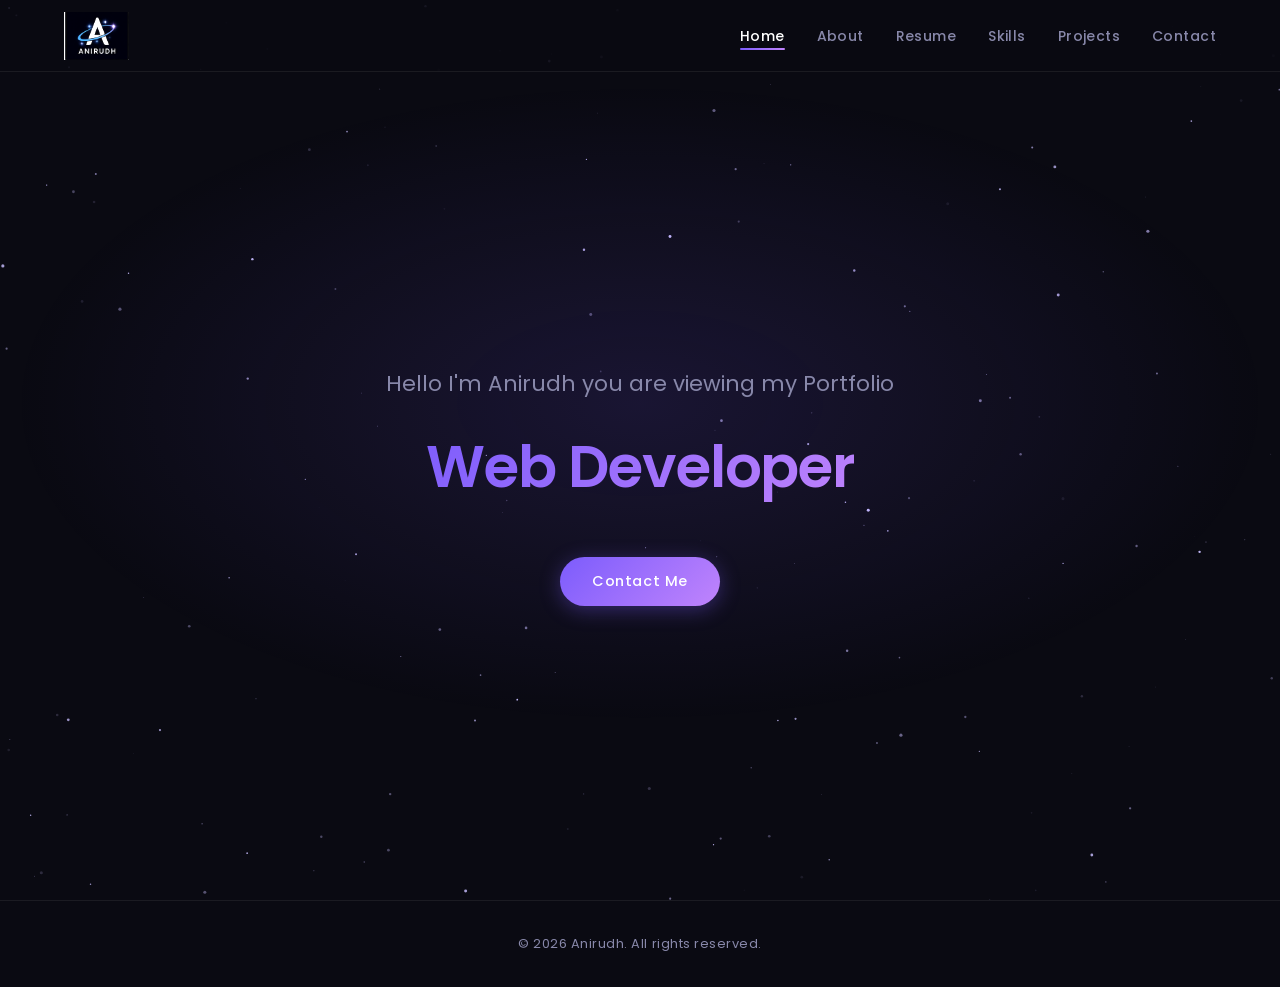
<file: index.html>
<!DOCTYPE html>
<html lang="en">

<head>
    <meta charset="UTF-8">
    <meta name="viewport" content="width=device-width, initial-scale=1.0">
    <meta http-equiv="X-UA-Compatible" content="IE=edge">
    <meta name="description" content="This webpage is a portfolio of anirudh web developer">
    <meta name="author" content="Anirudh">
    <title>Anirudh - Developer</title>
    <link rel="shortcut icon" href="assets/images/logo.ico" type="image/x-icon">
    <link rel="stylesheet" href="assets/css/style.css">
    <link rel="preconnect" href="https://fonts.googleapis.com">
    <link rel="preconnect" href="https://fonts.gstatic.com" crossorigin>
    <link href="https://fonts.googleapis.com/css2?family=Poppins:wght@300;400;500;600&display=swap" rel="stylesheet">
</head>

<body>
    <div class="stars"></div>
    <header>
        <div class="logo"><img src="assets/images/logo.png" alt="top name logo" height="350"></div>
        <nav class="navbar">
            <ul>
                <li><a href="index.html" class="nav-active">Home</a></li>
                <li><a href="about.html">About</a></li>
                <li><a href="resume.html">Resume</a></li>
                <li><a href="skills.html">Skills</a></li>
                <li><a href="projects.html">Projects</a></li>
                <li><a href="contact.html">Contact</a></li>
            </ul>
        </nav>
    </header>
    <main>
        <section class="top-Intro">
            <div class="top-text">
                <p>Hello I'm Anirudh you are viewing my Portfolio</p>
                <a href="https://en.wikipedia.org/wiki/Web_developer" target="_blank">Web Developer</a>
                <br>
                <div class="button-group">
                    <a href="contact.html" class="btn">Contact Me</a>
                </div>
            </div>
        </section>
    </main>
    <footer>
        <p>© 2026 Anirudh. All rights reserved. </p>
    </footer>
    <script src="assets/js/script.js"></script>
</body>

</html>
</file>
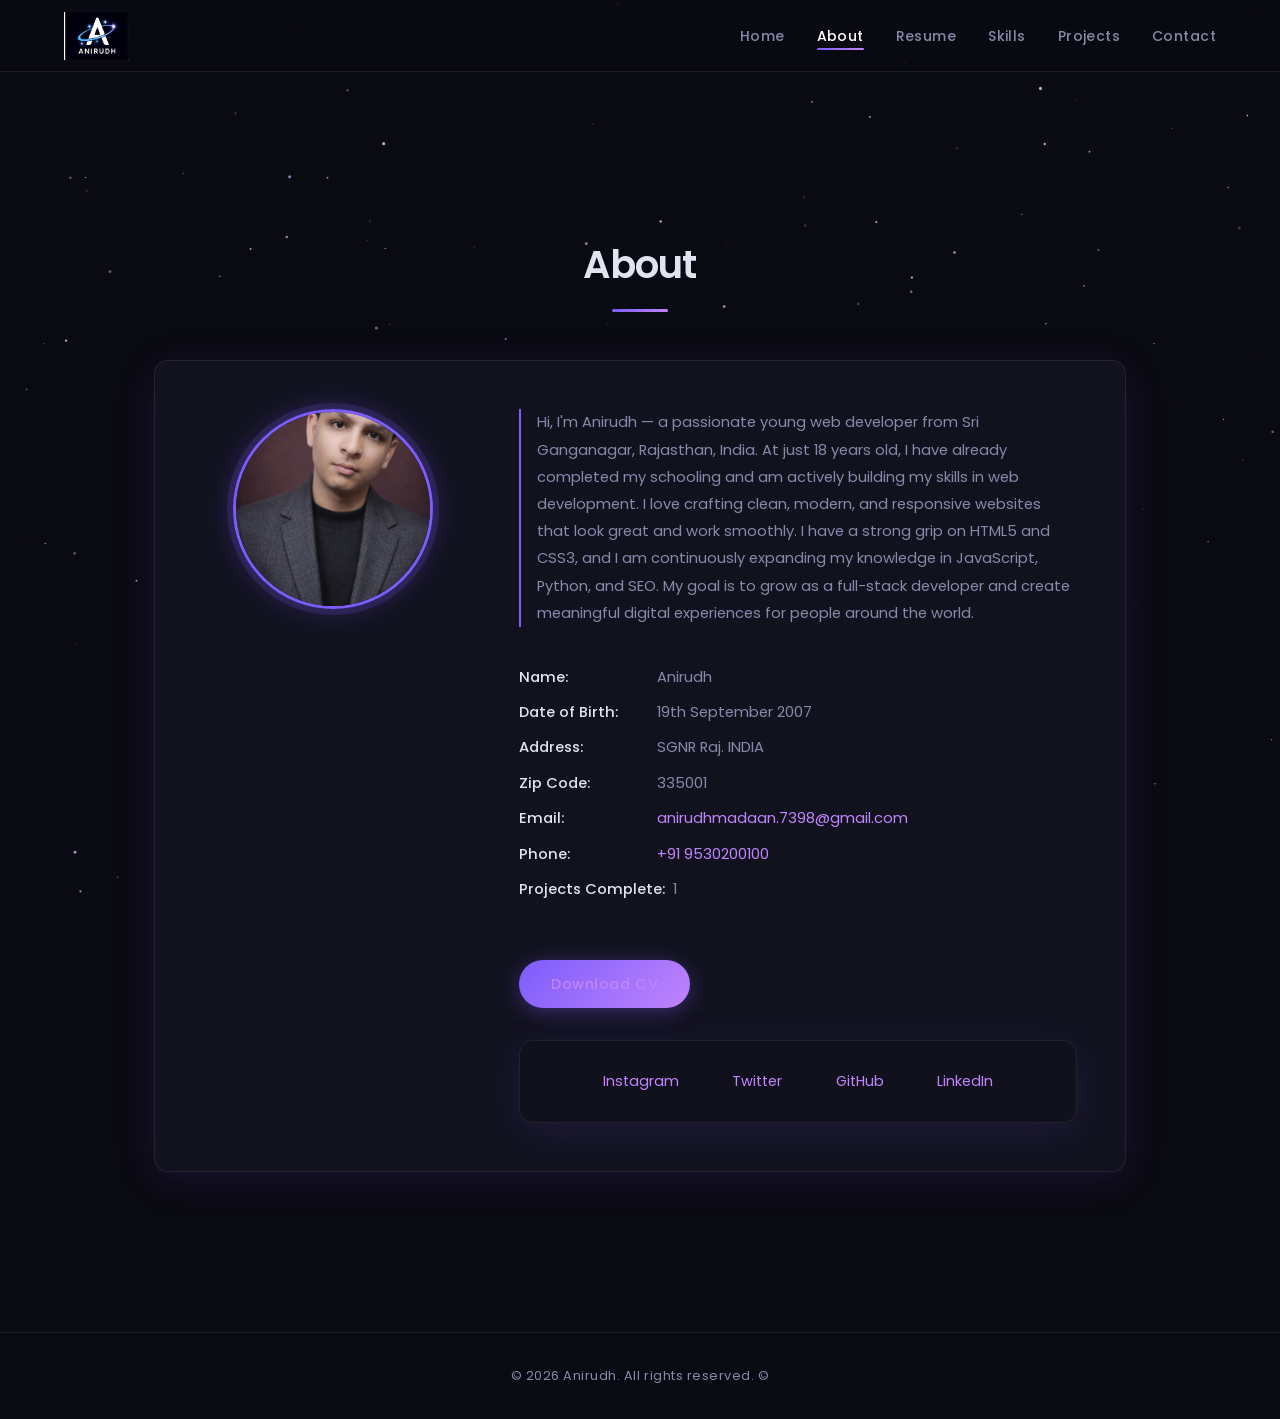
<file: about.html>
<!DOCTYPE html>
<html lang="en">

<head>
    <meta charset="UTF-8">
    <meta http-equiv="X-UA-Compatible" content="IE=edge">
    <meta name="viewport" content="width=device-width, initial-scale=1.0">
    <meta name="description" content="">
    <meta name="author" content="Anirudh">
    <title>About - Anirudh</title>
    <link rel="shortcut icon" href="assets/images/logo.ico" type="image/x-icon">
    <link rel="stylesheet" href="assets/css/style.css">
    <link rel="preconnect" href="https://fonts.googleapis.com">
    <link rel="preconnect" href="https://fonts.gstatic.com" crossorigin>
    <link href="https://fonts.googleapis.com/css2?family=Poppins:wght@300;400;500;600&display=swap" rel="stylesheet">
</head>

<body>
    <div class="stars"></div>
    <header>
        <div class="logo"><img src="assets/images/logo.png" alt="top name logo" height="350"></div>
        <nav class="navbar">
            <ul>
                <li><a href="index.html">Home</a></li>
                <li><a href="about.html" class="nav-active">About</a></li>
                <li><a href="resume.html">Resume</a></li>
                <li><a href="skills.html">Skills</a></li>
                <li><a href="projects.html">Projects</a></li>
                <li><a href="contact.html">Contact</a></li>
            </ul>
        </nav>
    </header>
    <main>
        <section class="about page-section">
            <div class="container">
                <h2>About</h2>
                <div class="about-content">
                    <div class="profile-image">
                        <img src="assets/images/myself.jpeg" alt="Anirudh">
                    </div>
                    <div class="about-details">
                        <p class="about-bio">Hi, I'm Anirudh — a passionate young web developer from Sri Ganganagar,
                            Rajasthan, India. At just 18 years old, I have already completed my schooling and am
                            actively building my skills in web development. I love crafting clean, modern, and
                            responsive websites that look great and work smoothly. I have a strong grip on HTML5 and
                            CSS3, and I am continuously expanding my knowledge in JavaScript, Python, and SEO. My goal
                            is to grow as a full-stack developer and create meaningful digital experiences for people
                            around the world.</p>
                        <br />
                        <p class="about-name"><strong>Name:</strong>Anirudh</p>
                        <p class="about-dob"><strong>Date of Birth:</strong>19th September 2007</p>
                        <p class="about-address"><strong>Address:</strong> SGNR Raj. INDIA</p>
                        <p class="about-zipcode"><strong>Zip Code:</strong>335001</p>
                        <p class="about-email"><strong>Email:</strong><a
                                href="mailto:anirudhmadaan.7398@gmail.com">anirudhmadaan.7398@gmail.com</a></p>
                        <p class="about-phone"><strong>Phone:</strong><a href="tel:+919530200100">+91 9530200100</a></p>
                        <p class="about-projects"><strong>Projects Complete:</strong>1</p>
                        <br />
                        <a href="#" class="btn">Download CV</a>
                        <div class="social-bar">
                            <a href="https://www.instagram.com/anirudh._.1907/" class="social-link"
                                aria-label="Instagram" target="_blank">Instagram</a>
                            <a href="https://x.com/AnirudhM_25" class="social-link" aria-label="Twitter" target="_blank">Twitter</a>
                            <a href="https://github.com/AnirudhMadaan" class="social-link"
                                aria-label="GitHub" target="_blank">GitHub</a>
                            <a href="https://www.linkedin.com/in/anirudh-undefined-219028407/" class="social-link"
                                aria-label="LinkedIn" target="_blank">LinkedIn</a>
                        </div>
                    </div>
                </div>
            </div>
        </section>
    </main>
    <footer>
        <p>© 2026 Anirudh. All rights reserved. &copy;</p>
    </footer>
    <script src="assets/js/script.js"></script>
</body>

</html>
</file>
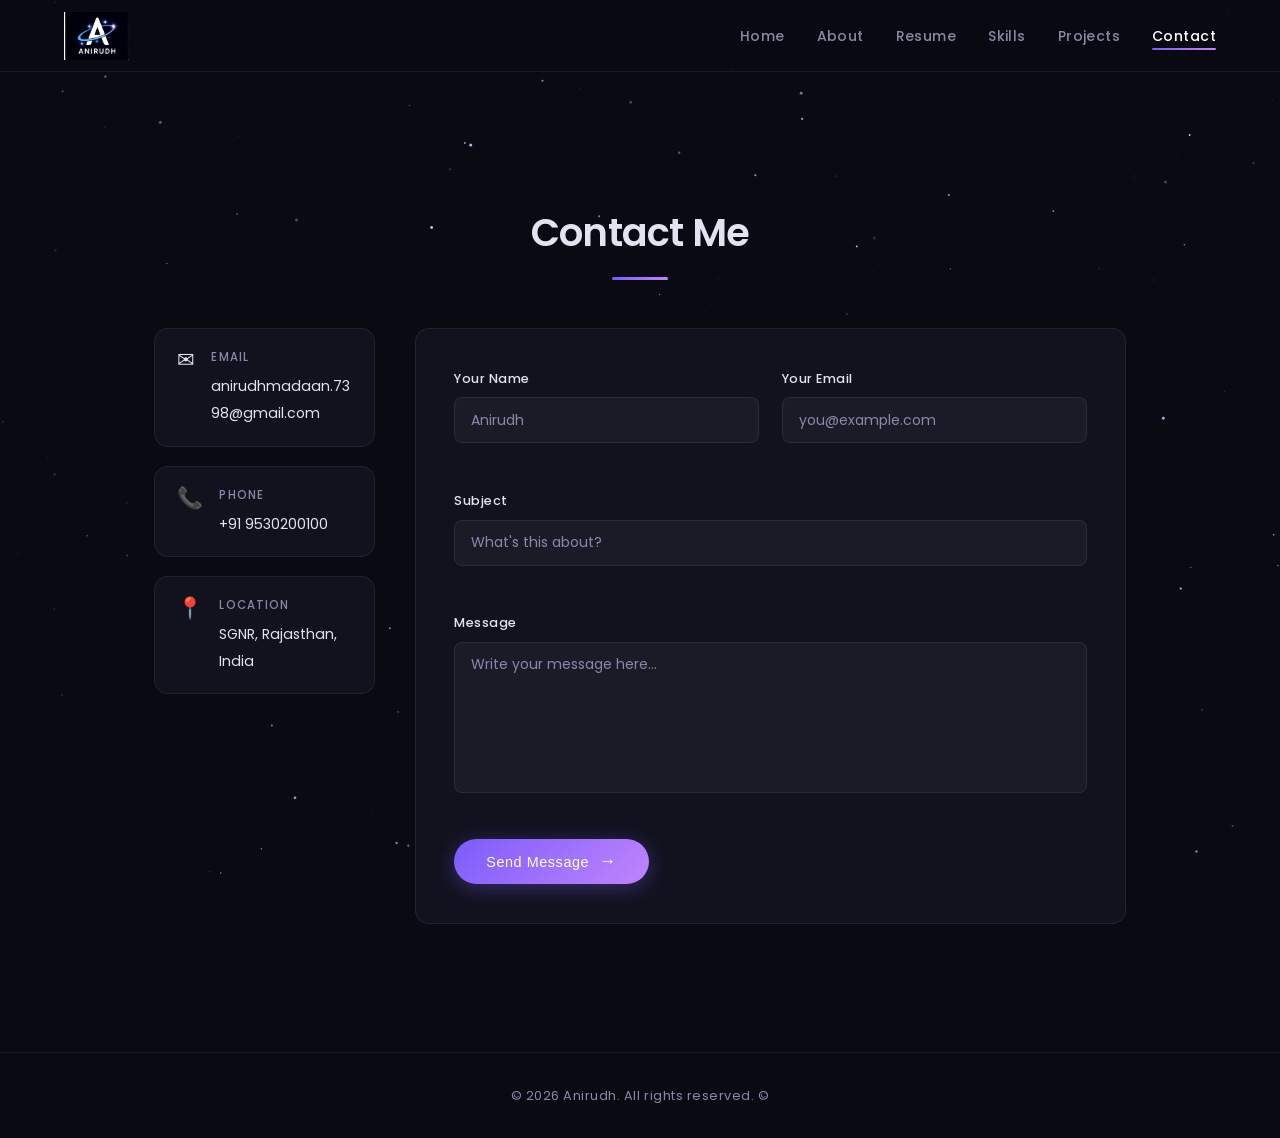
<file: contact.html>
<!DOCTYPE html>
<html lang="en">

<head>
    <meta charset="UTF-8">
    <meta http-equiv="X-UA-Compatible" content="IE=edge">
    <meta name="viewport" content="width=device-width, initial-scale=1.0">
    <meta name="description" content="">
    <meta name="author" content="Anirudh">
    <title>Contact - Anirudh</title>
    <link rel="shortcut icon" href="assets/images/logo.ico" type="image/x-icon">
    <link rel="stylesheet" href="assets/css/style.css">
    <link rel="preconnect" href="https://fonts.googleapis.com">
    <link rel="preconnect" href="https://fonts.gstatic.com" crossorigin>
    <link href="https://fonts.googleapis.com/css2?family=Poppins:wght@300;400;500;600&display=swap" rel="stylesheet">
</head>

<body>
    <div class="stars"></div>
    <header>
        <div class="logo"><img src="assets/images/logo.png" alt="top name logo" height="350"></div>
        <nav class="navbar">
            <ul>
                <li><a href="index.html">Home</a></li>
                <li><a href="about.html">About</a></li>
                <li><a href="resume.html">Resume</a></li>
                <li><a href="skills.html">Skills</a></li>
                <li><a href="projects.html">Projects</a></li>
                <li><a href="contact.html" class="nav-active">Contact</a></li>
            </ul>
        </nav>
    </header>

    <main>
        <section class="contact-section page-section">
            <div class="container">
                <h2>Contact Me</h2>
                <div class="contact-wrapper">

                    <!-- Info cards -->
                    <div class="contact-info">
                        <div class="contact-info-card">
                            <div class="contact-icon">✉</div>
                            <div>
                                <p class="contact-info-label">Email</p>
                                <a href="mailto:anirudhmadaan.7398@gmail.com">anirudhmadaan.7398@gmail.com</a>
                            </div>
                        </div>
                        <div class="contact-info-card">
                            <div class="contact-icon">📞</div>
                            <div>
                                <p class="contact-info-label">Phone</p>
                                <a href="tel:+919530200100">+91 9530200100</a>
                            </div>
                        </div>
                        <div class="contact-info-card">
                            <div class="contact-icon">📍</div>
                            <div>
                                <p class="contact-info-label">Location</p>
                                <span>SGNR, Rajasthan, India</span>
                            </div>
                        </div>
                    </div>

                    <!-- Contact form -->
                    <form class="contact-form" id="contactForm" action="https://formspree.io/f/mzdlezzo" method="POST" novalidate>
                        <div class="form-row">
                            <div class="form-group">
                                <label for="name">Your Name</label>
                                <input type="text" id="name" name="name" placeholder="Anirudh" required>
                                <span class="form-error" id="nameError"></span>
                            </div>
                            <div class="form-group">
                                <label for="email">Your Email</label>
                                <input type="email" id="email" name="email" placeholder="you@example.com" required>
                                <span class="form-error" id="emailError"></span>
                            </div>
                        </div>
                        <div class="form-group">
                            <label for="subject">Subject</label>
                            <input type="text" id="subject" name="subject" placeholder="What's this about?" required>
                            <span class="form-error" id="subjectError"></span>
                        </div>
                        <div class="form-group">
                            <label for="message">Message</label>
                            <textarea id="message" name="message" rows="6" placeholder="Write your message here…" required></textarea>
                            <span class="form-error" id="messageError"></span>
                        </div>
                        <button type="submit" class="btn btn-submit">
                            <span class="btn-text">Send Message</span>
                            <span class="btn-icon">→</span>
                        </button>
                        <p class="form-success" id="formSuccess">Message sent! I'll get back to you soon.</p>
                    </form>

                </div>
            </div>
        </section>
    </main>

    <footer>
        <p>© 2026 Anirudh. All rights reserved. &copy;</p>
    </footer>
    <script src="assets/js/script.js"></script>
</body>

</html>
</file>
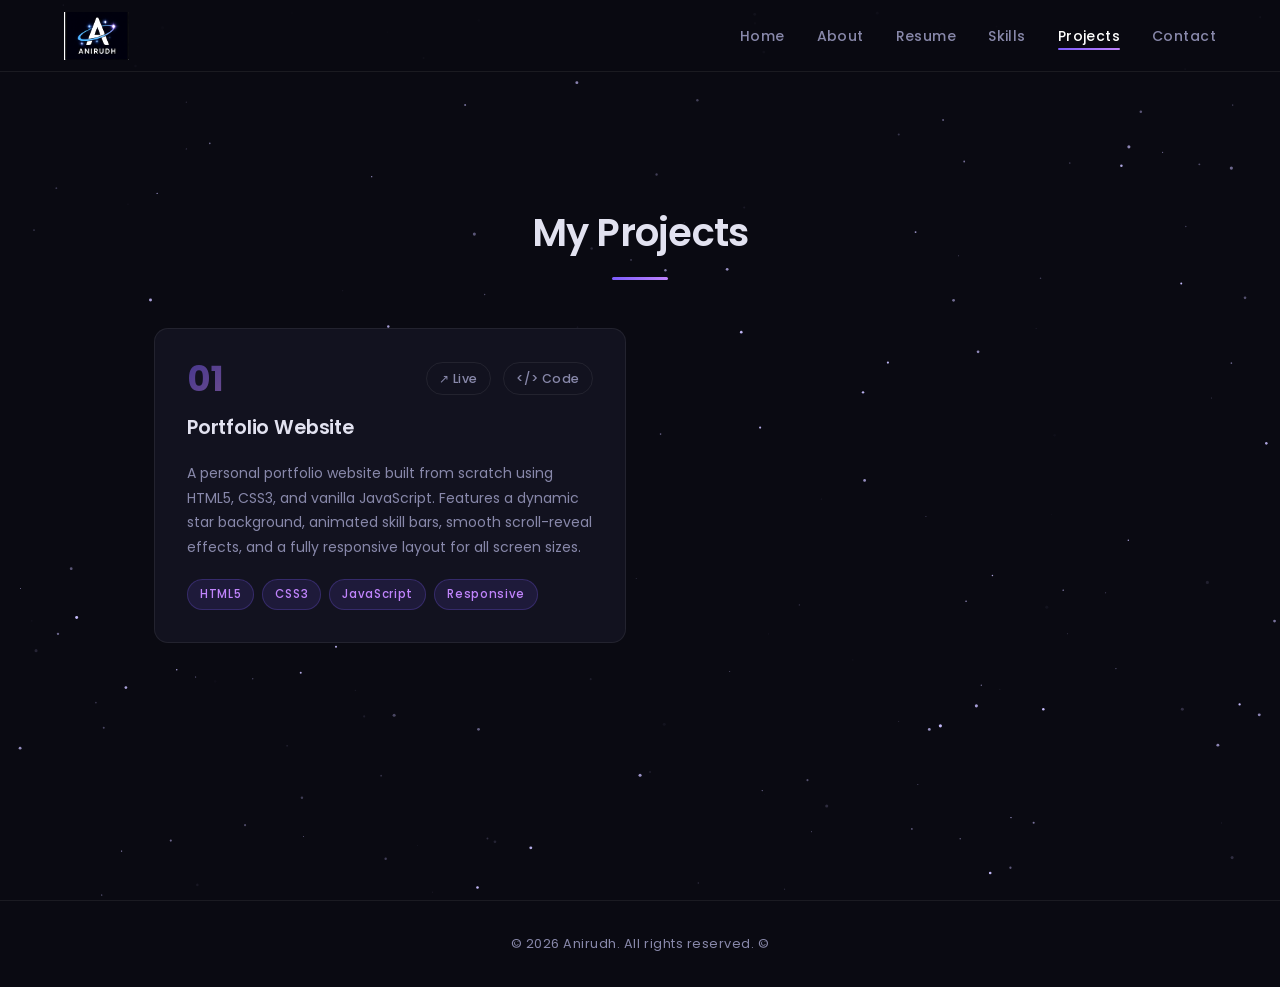
<file: projects.html>
<!DOCTYPE html>
<html lang="en">

<head>
    <meta charset="UTF-8">
    <meta http-equiv="X-UA-Compatible" content="IE=edge">
    <meta name="viewport" content="width=device-width, initial-scale=1.0">
    <meta name="description" content="">
    <meta name="author" content="Anirudh">
    <title>Projects - Anirudh</title>
    <link rel="shortcut icon" href="assets/images/logo.ico" type="image/x-icon">
    <link rel="stylesheet" href="assets/css/style.css">
    <link rel="preconnect" href="https://fonts.googleapis.com">
    <link rel="preconnect" href="https://fonts.gstatic.com" crossorigin>
    <link href="https://fonts.googleapis.com/css2?family=Poppins:wght@300;400;500;600&display=swap" rel="stylesheet">
</head>

<body>
    <div class="stars"></div>
    <header>
        <div class="logo"><img src="assets/images/logo.png" alt="top name logo" height="350"></div>
        <nav class="navbar">
            <ul>
                <li><a href="index.html">Home</a></li>
                <li><a href="about.html">About</a></li>
                <li><a href="resume.html">Resume</a></li>
                <li><a href="skills.html">Skills</a></li>
                <li><a href="projects.html" class="nav-active">Projects</a></li>
                <li><a href="contact.html">Contact</a></li>
            </ul>
        </nav>
    </header>

    <main>
        <section class="projects-section page-section">
            <div class="container">
                <h2>My Projects</h2>

                <div class="projects-grid">

                    <!-- Project Card 1 — update details as needed -->
                    <div class="project-card">
                        <div class="project-card-top">
                            <div class="project-number">01</div>
                            <div class="project-links">
                                <a href="#" class="project-link" title="Live Demo" target="_blank">↗ Live</a>
                                <a href="#" class="project-link" title="Source Code" target="_blank">&lt;/&gt; Code</a>
                            </div>
                        </div>
                        <h3 class="project-title">Portfolio Website</h3>
                        <p class="project-desc">
                            A personal portfolio website built from scratch using HTML5, CSS3, and vanilla JavaScript.
                            Features a dynamic star background, animated skill bars, smooth scroll-reveal effects,
                            and a fully responsive layout for all screen sizes.
                        </p>
                        <div class="project-tags">
                            <span class="tag">HTML5</span>
                            <span class="tag">CSS3</span>
                            <span class="tag">JavaScript</span>
                            <span class="tag">Responsive</span>
                        </div>
                    </div>

                    <!-- Add more project cards below this line as you build new projects -->

                </div>
            </div>
        </section>
    </main>

    <footer>
        <p>© 2026 Anirudh. All rights reserved. &copy;</p>
    </footer>
    <script src="assets/js/script.js"></script>
</body>

</html>
</file>
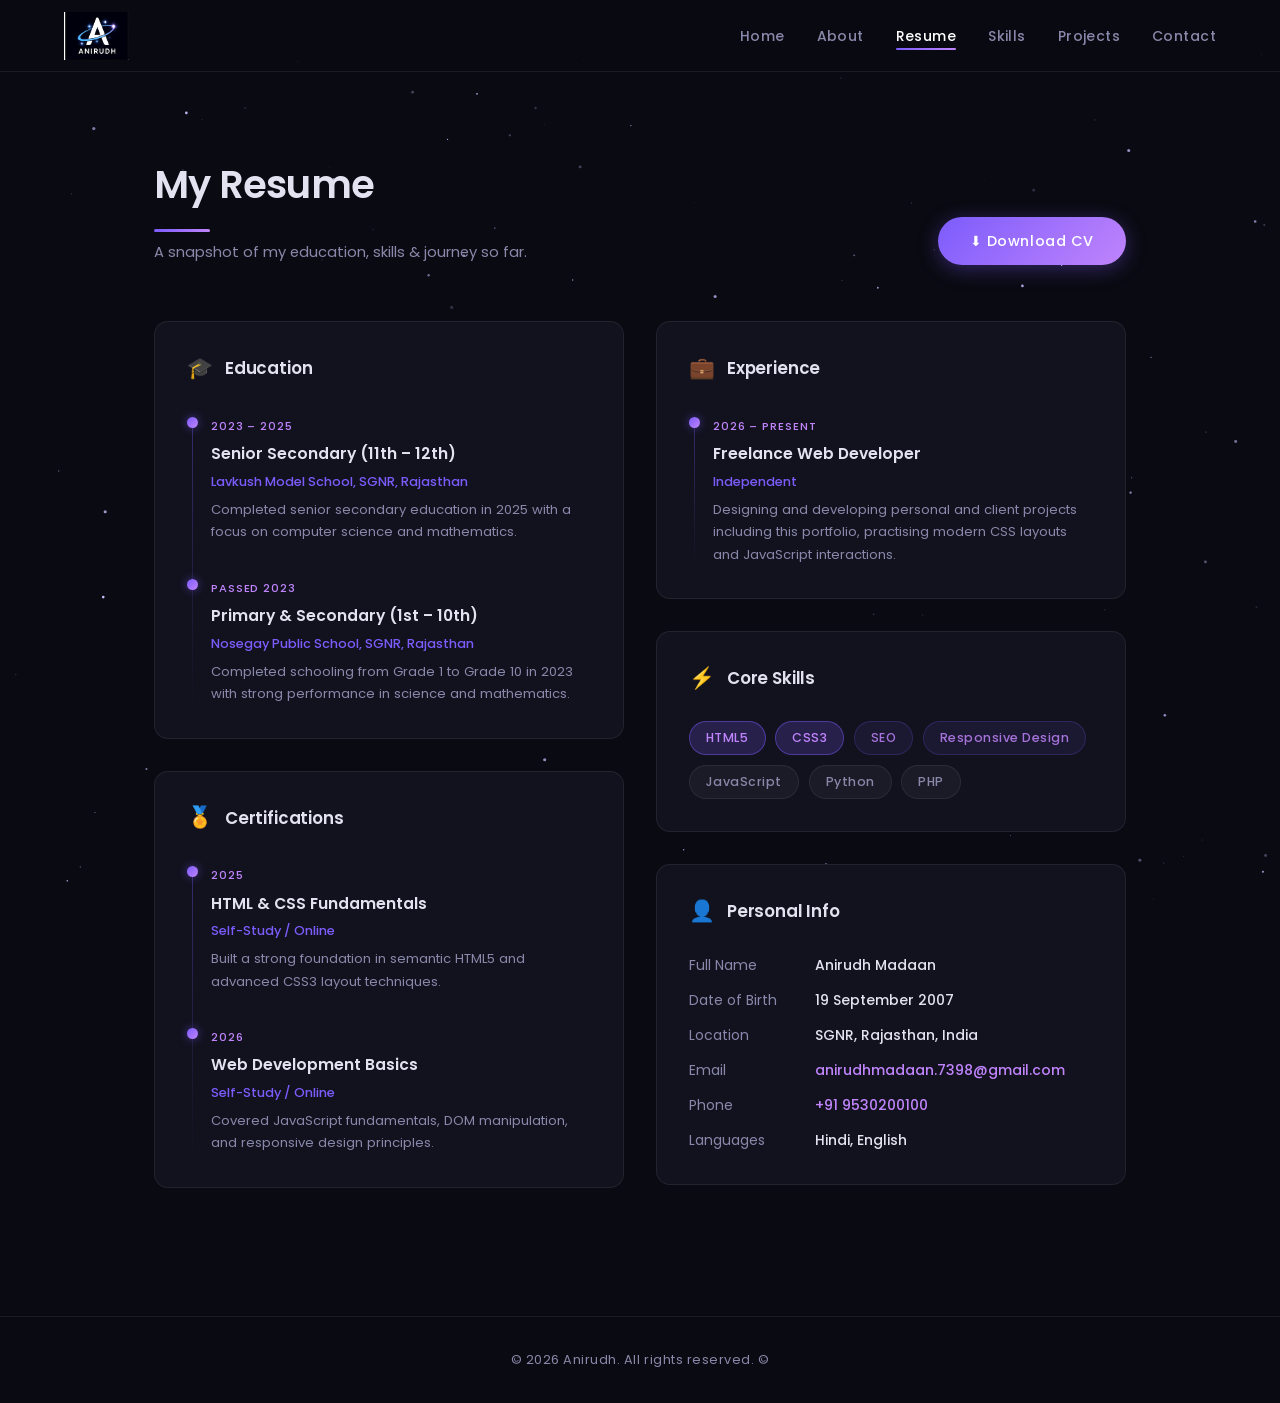
<file: resume.html>
<!DOCTYPE html>
<html lang="en">

<head>
    <meta charset="UTF-8">
    <meta http-equiv="X-UA-Compatible" content="IE=edge">
    <meta name="viewport" content="width=device-width, initial-scale=1.0">
    <meta name="description" content="">
    <meta name="author" content="Anirudh">
    <title>Resume - Anirudh</title>
    <link rel="shortcut icon" href="assets/images/logo.ico" type="image/x-icon">
    <link rel="stylesheet" href="assets/css/style.css">
    <link rel="preconnect" href="https://fonts.googleapis.com">
    <link rel="preconnect" href="https://fonts.gstatic.com" crossorigin>
    <link href="https://fonts.googleapis.com/css2?family=Poppins:wght@300;400;500;600&display=swap" rel="stylesheet">
</head>

<body>
    <div class="stars"></div>
    <header>
        <div class="logo"><img src="assets/images/logo.png" alt="top name logo" height="350"></div>
        <nav class="navbar">
            <ul>
                <li><a href="index.html">Home</a></li>
                <li><a href="about.html">About</a></li>
                <li><a href="resume.html" class="nav-active">Resume</a></li>
                <li><a href="skills.html">Skills</a></li>
                <li><a href="projects.html">Projects</a></li>
                <li><a href="contact.html">Contact</a></li>
            </ul>
        </nav>
    </header>

    <main>
        <section class="resume-section">
            <div class="container">

                <!-- Page header -->
                <div class="resume-header">
                    <div>
                        <h2>My Resume</h2>
                        <p class="resume-subtitle">A snapshot of my education, skills & journey so far.</p>
                    </div>
                    <a href="#" class="btn resume-download-btn">
                        ⬇ Download CV
                    </a>
                </div>

                <div class="resume-grid">

                    <!-- LEFT COLUMN -->
                    <div class="resume-col">

                        <!-- Education -->
                        <div class="resume-block">
                            <div class="resume-block-title">
                                <span class="resume-block-icon">🎓</span>
                                <h3>Education</h3>
                            </div>
                            <div class="timeline">

                                <div class="timeline-item">
                                    <div class="timeline-dot"></div>
                                    <div class="timeline-content">
                                        <span class="timeline-date">2023 – 2025</span>
                                        <h4>Senior Secondary (11th – 12th)</h4>
                                        <p class="timeline-place">Lavkush Model School, SGNR, Rajasthan</p>
                                        <p class="timeline-desc">Completed senior secondary education in 2025 with a focus on computer science and mathematics.</p>
                                    </div>
                                </div>

                                <div class="timeline-item">
                                    <div class="timeline-dot"></div>
                                    <div class="timeline-content">
                                        <span class="timeline-date">Passed 2023</span>
                                        <h4>Primary & Secondary (1st – 10th)</h4>
                                        <p class="timeline-place">Nosegay Public School, SGNR, Rajasthan</p>
                                        <p class="timeline-desc">Completed schooling from Grade 1 to Grade 10 in 2023 with strong performance in science and mathematics.</p>
                                    </div>
                                </div>

                            </div>
                        </div>

                        <!-- Certifications -->
                        <div class="resume-block">
                            <div class="resume-block-title">
                                <span class="resume-block-icon">🏅</span>
                                <h3>Certifications</h3>
                            </div>
                            <div class="timeline">

                                <div class="timeline-item">
                                    <div class="timeline-dot"></div>
                                    <div class="timeline-content">
                                        <span class="timeline-date">2025</span>
                                        <h4>HTML & CSS Fundamentals</h4>
                                        <p class="timeline-place">Self-Study / Online</p>
                                        <p class="timeline-desc">Built a strong foundation in semantic HTML5 and advanced CSS3 layout techniques.</p>
                                    </div>
                                </div>

                                <div class="timeline-item">
                                    <div class="timeline-dot"></div>
                                    <div class="timeline-content">
                                        <span class="timeline-date">2026</span>
                                        <h4>Web Development Basics</h4>
                                        <p class="timeline-place">Self-Study / Online</p>
                                        <p class="timeline-desc">Covered JavaScript fundamentals, DOM manipulation, and responsive design principles.</p>
                                    </div>
                                </div>

                            </div>
                        </div>

                    </div>

                    <!-- RIGHT COLUMN -->
                    <div class="resume-col">

                        <!-- Experience -->
                        <div class="resume-block">
                            <div class="resume-block-title">
                                <span class="resume-block-icon">💼</span>
                                <h3>Experience</h3>
                            </div>
                            <div class="timeline">

                                <div class="timeline-item">
                                    <div class="timeline-dot"></div>
                                    <div class="timeline-content">
                                        <span class="timeline-date">2026 – Present</span>
                                        <h4>Freelance Web Developer</h4>
                                        <p class="timeline-place">Independent</p>
                                        <p class="timeline-desc">Designing and developing personal and client projects including this portfolio, practising modern CSS layouts and JavaScript interactions.</p>
                                    </div>
                                </div>

                            </div>
                        </div>

                        <!-- Skills Summary -->
                        <div class="resume-block">
                            <div class="resume-block-title">
                                <span class="resume-block-icon">⚡</span>
                                <h3>Core Skills</h3>
                            </div>
                            <div class="resume-skills">
                                <div class="resume-skill-pill strong">HTML5</div>
                                <div class="resume-skill-pill strong">CSS3</div>
                                <div class="resume-skill-pill medium">SEO</div>
                                <div class="resume-skill-pill medium">Responsive Design</div>
                                <div class="resume-skill-pill light">JavaScript</div>
                                <div class="resume-skill-pill light">Python</div>
                                <div class="resume-skill-pill light">PHP</div>
                            </div>
                        </div>

                        <!-- Personal Info -->
                        <div class="resume-block">
                            <div class="resume-block-title">
                                <span class="resume-block-icon">👤</span>
                                <h3>Personal Info</h3>
                            </div>
                            <div class="resume-info-list">
                                <div class="resume-info-row">
                                    <span class="resume-info-key">Full Name</span>
                                    <span class="resume-info-val">Anirudh Madaan</span>
                                </div>
                                <div class="resume-info-row">
                                    <span class="resume-info-key">Date of Birth</span>
                                    <span class="resume-info-val">19 September 2007</span>
                                </div>
                                <div class="resume-info-row">
                                    <span class="resume-info-key">Location</span>
                                    <span class="resume-info-val">SGNR, Rajasthan, India</span>
                                </div>
                                <div class="resume-info-row">
                                    <span class="resume-info-key">Email</span>
                                    <span class="resume-info-val">
                                        <a href="mailto:anirudhmadaan.7398@gmail.com">anirudhmadaan.7398@gmail.com</a>
                                    </span>
                                </div>
                                <div class="resume-info-row">
                                    <span class="resume-info-key">Phone</span>
                                    <span class="resume-info-val">
                                        <a href="tel:+919530200100">+91 9530200100</a>
                                    </span>
                                </div>
                                <div class="resume-info-row">
                                    <span class="resume-info-key">Languages</span>
                                    <span class="resume-info-val">Hindi, English</span>
                                </div>
                            </div>
                        </div>

                    </div>
                </div>
            </div>
        </section>
    </main>

    <footer>
        <p>© 2026 Anirudh. All rights reserved. &copy;</p>
    </footer>
    <script src="assets/js/script.js"></script>
</body>

</html>
</file>
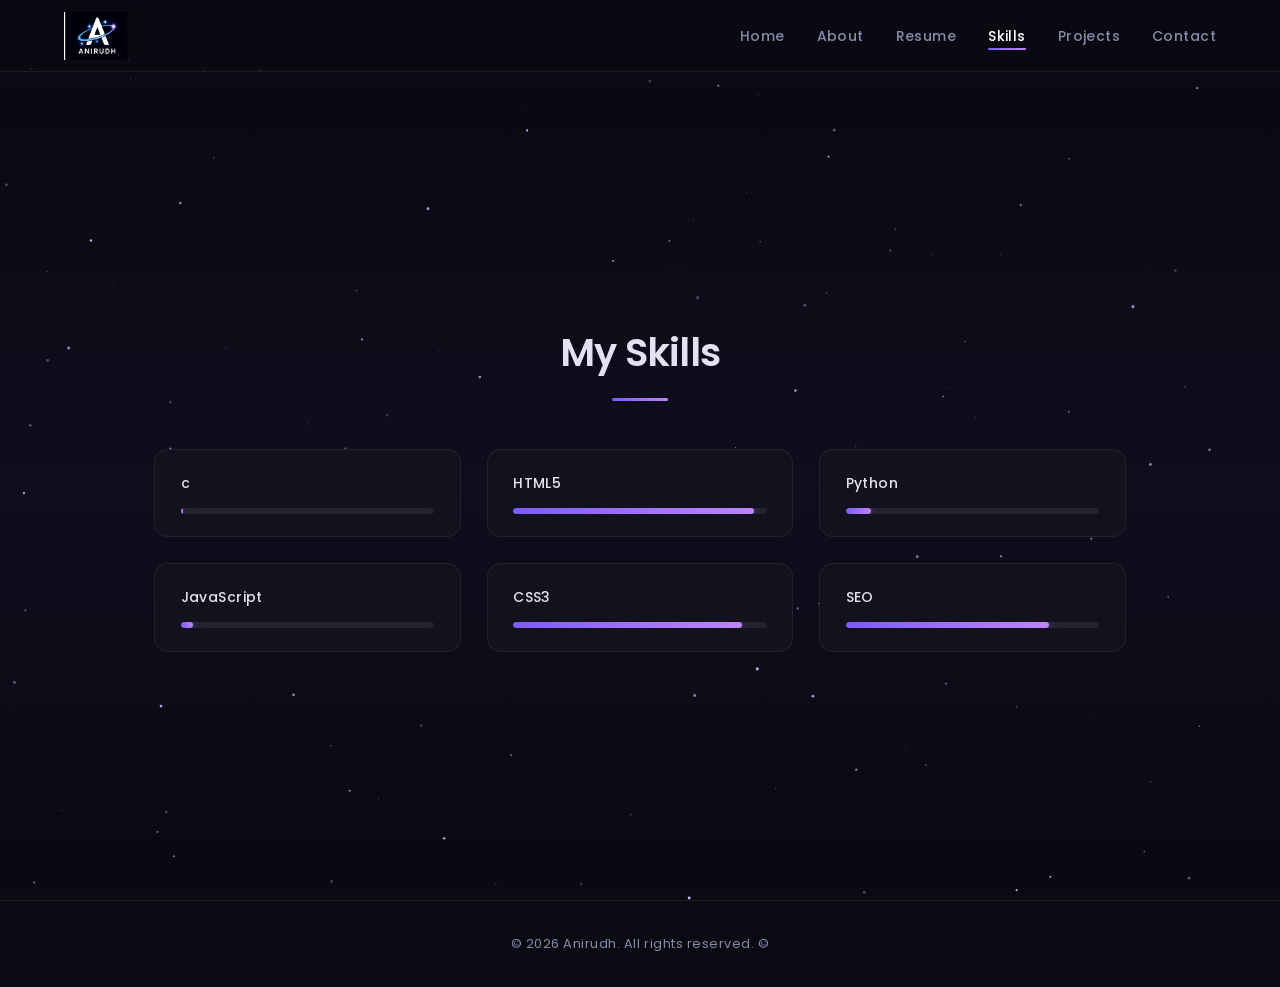
<file: skills.html>
<!DOCTYPE html>
<html lang="en">

<head>
    <meta charset="UTF-8">
    <meta http-equiv="X-UA-Compatible" content="IE=edge">
    <meta name="viewport" content="width=device-width, initial-scale=1.0">
    <meta name="description" content="">
    <meta name="author" content="Anirudh">
    <title>Skills - Anirudh</title>
    <link rel="shortcut icon" href="assets/images/logo.ico" type="image/x-icon">
    <link rel="stylesheet" href="assets/css/style.css">
    <link rel="preconnect" href="https://fonts.googleapis.com">
    <link rel="preconnect" href="https://fonts.gstatic.com" crossorigin>
    <link href="https://fonts.googleapis.com/css2?family=Poppins:wght@300;400;500;600&display=swap" rel="stylesheet">
</head>

<body>
    <div class="stars"></div>
    <header>
        <div class="logo"><img src="assets/images/logo.png" alt="top name logo" height="350"></div>
        <nav class="navbar">
            <ul>
                <li><a href="index.html">Home</a></li>
                <li><a href="about.html">About</a></li>
                <li><a href="resume.html">Resume</a></li>
                <li><a href="skills.html" class="nav-active">Skills</a></li>
                <li><a href="projects.html">Projects</a></li>
                <li><a href="contact.html">Contact</a></li>
            </ul>
        </nav>
    </header>
    <main>
        <section class="skills page-section">
            <div class="container">
                <h2>My Skills</h2>
                <div class="skills-grid">
                    <div class="skill">
                        <span>c</span>
                        <div class="progress">
                            <div class="progress-bar" data-width="1"></div>
                        </div>
                    </div>
                    <div class="skill">
                        <span>HTML5</span>
                        <div class="progress">
                            <div class="progress-bar" data-width="95"></div>
                        </div>
                    </div>
                    <div class="skill">
                        <span>Python</span>
                        <div class="progress">
                            <div class="progress-bar" data-width="10"></div>
                        </div>
                    </div>
                    <div class="skill">
                        <span>JavaScript</span>
                        <div class="progress">
                            <div class="progress-bar" data-width="5"></div>
                        </div>
                    </div>
                    <div class="skill">
                        <span>CSS3</span>
                        <div class="progress">
                            <div class="progress-bar" data-width="90"></div>
                        </div>
                    </div>
                    <div class="skill">
                        <span>SEO</span>
                        <div class="progress">
                            <div class="progress-bar" data-width="80"></div>
                        </div>
                    </div>
                </div>
            </div>
        </section>
    </main>
    <footer>
        <p>© 2026 Anirudh. All rights reserved. &copy;</p>
    </footer>
    <script src="assets/js/script.js"></script>
</body>

</html>
</file>
<file: assets/css/style.css>
/* ─────────────────────────────────────────
   BASE & RESET
───────────────────────────────────────── */
*, *::before, *::after {
  margin: 0;
  padding: 0;
  box-sizing: border-box;
}

:root {
  --clr-bg:        #0a0a12;
  --clr-surface:   #12121f;
  --clr-border:    rgba(255,255,255,0.07);
  --clr-accent:    #7c5cfc;
  --clr-accent-2:  #c084fc;
  --clr-text:      #e2e2f0;
  --clr-muted:     #8888aa;
  --clr-white:     #ffffff;
  --radius:        14px;
  --transition:    0.35s cubic-bezier(0.4,0,0.2,1);
  --font:          'Poppins', sans-serif;
  --shadow-card:   0 8px 40px rgba(124,92,252,0.12);
  --glow:          0 0 30px rgba(124,92,252,0.3);
}

html { scroll-behavior: smooth; }

body {
  font-family: var(--font);
  background: var(--clr-bg);
  color: var(--clr-text);
  line-height: 1.7;
  overflow-x: hidden;
}

/* ─────────────────────────────────────────
   STARS CANVAS
───────────────────────────────────────── */
.stars {
  position: fixed;
  inset: 0;
  z-index: 0;
  pointer-events: none;
}

/* ─────────────────────────────────────────
   HEADER
───────────────────────────────────────── */
header {
  position: sticky;
  top: 0;
  z-index: 100;
  display: flex;
  align-items: center;
  justify-content: space-between;
  padding: 0 5%;
  height: 72px;
  background: rgba(10,10,18,0.75);
  backdrop-filter: blur(18px);
  -webkit-backdrop-filter: blur(18px);
  border-bottom: 1px solid var(--clr-border);
}

.logo {
  display: flex;
  align-items: center;
}

.logo img {
  height: 48px;
  width: auto;
  filter: brightness(1.15);
}

/* ─────────────────────────────────────────
   NAVBAR
───────────────────────────────────────── */
.navbar ul {
  list-style: none;
  display: flex;
  gap: 2rem;
}

.navbar ul li a {
  text-decoration: none;
  color: var(--clr-muted);
  font-size: 0.875rem;
  font-weight: 500;
  letter-spacing: 0.03em;
  position: relative;
  transition: color var(--transition);
}

.navbar ul li a::after {
  content: '';
  position: absolute;
  bottom: -4px;
  left: 0;
  width: 0;
  height: 2px;
  background: linear-gradient(90deg, var(--clr-accent), var(--clr-accent-2));
  border-radius: 2px;
  transition: width var(--transition);
}

.navbar ul li a:hover,
.navbar ul li a.nav-active {
  color: var(--clr-white);
}

.navbar ul li a:hover::after,
.navbar ul li a.nav-active::after {
  width: 100%;
}

/* ─────────────────────────────────────────
   MAIN WRAPPER
───────────────────────────────────────── */
main {
  position: relative;
  z-index: 1;
}

/* ─────────────────────────────────────────
   HERO — TOP INTRO
───────────────────────────────────────── */
.top-Intro {
  min-height: calc(100vh - 72px);
  display: flex;
  align-items: center;
  justify-content: center;
  text-align: center;
  padding: 6rem 5%;
  background: radial-gradient(ellipse 70% 55% at 50% 40%, rgba(124,92,252,0.14) 0%, transparent 70%);
}

.top-text {
  max-width: 680px;
}

.top-text p {
  font-size: clamp(1.1rem, 2.5vw, 1.35rem);
  color: var(--clr-muted);
  margin-bottom: 1rem;
  animation: fadeUp 0.8s ease both;
}

.top-text a[target="_blank"] {
  display: inline-block;
  font-size: clamp(2rem, 6vw, 3.6rem);
  font-weight: 600;
  background: linear-gradient(135deg, var(--clr-accent) 0%, var(--clr-accent-2) 100%);
  -webkit-background-clip: text;
  -webkit-text-fill-color: transparent;
  background-clip: text;
  text-decoration: none;
  letter-spacing: -0.02em;
  animation: fadeUp 0.9s 0.1s ease both;
}

.button-group {
  margin-top: 2.5rem;
  animation: fadeUp 1s 0.25s ease both;
}

/* ─────────────────────────────────────────
   BUTTONS
───────────────────────────────────────── */
.btn {
  display: inline-block;
  padding: 0.75rem 2rem;
  border-radius: 50px;
  font-size: 0.9rem;
  font-weight: 500;
  letter-spacing: 0.04em;
  text-decoration: none;
  cursor: pointer;
  transition: all var(--transition);
  background: linear-gradient(135deg, var(--clr-accent), var(--clr-accent-2));
  color: var(--clr-white);
  border: none;
  box-shadow: 0 4px 20px rgba(124,92,252,0.35);
}

.btn:hover {
  transform: translateY(-2px);
  box-shadow: 0 8px 32px rgba(124,92,252,0.5);
  filter: brightness(1.1);
}

.btn:active {
  transform: translateY(0);
}

/* ─────────────────────────────────────────
   CONTAINER
───────────────────────────────────────── */
.container {
  max-width: 1100px;
  margin: 0 auto;
  padding: 0 5%;
}

/* ─────────────────────────────────────────
   SECTION HEADINGS
───────────────────────────────────────── */
section h2 {
  font-size: clamp(1.6rem, 3.5vw, 2.4rem);
  font-weight: 600;
  margin-bottom: 3rem;
  text-align: center;
  position: relative;
  letter-spacing: -0.02em;
}

section h2::after {
  content: '';
  display: block;
  width: 56px;
  height: 3px;
  border-radius: 2px;
  background: linear-gradient(90deg, var(--clr-accent), var(--clr-accent-2));
  margin: 0.75rem auto 0;
}

/* ─────────────────────────────────────────
   ABOUT SECTION
───────────────────────────────────────── */
/* Full-height centering when section is its own page */
.page-section {
  min-height: calc(100vh - 72px);
  display: flex;
  align-items: center;
}

.page-section .container {
  width: 100%;
  padding-top: 3rem;
  padding-bottom: 3rem;
}

.about {
  padding: 7rem 0;
}

.about-content {
  display: grid;
  grid-template-columns: 260px 1fr;
  gap: 3.5rem;
  align-items: start;
  background: var(--clr-surface);
  border: 1px solid var(--clr-border);
  border-radius: var(--radius);
  padding: 3rem;
  box-shadow: var(--shadow-card);
  transition: box-shadow var(--transition);
}

.about-content:hover {
  box-shadow: var(--glow);
}

.profile-image {
  display: flex;
  justify-content: center;
}

.profile-image img {
  width: 200px;
  height: 200px;
  border-radius: 50%;
  object-fit: cover;
  border: 3px solid var(--clr-accent);
  box-shadow: 0 0 0 6px rgba(124,92,252,0.15), var(--glow);
  transition: transform var(--transition), box-shadow var(--transition);
}

.profile-image img:hover {
  transform: scale(1.04);
  box-shadow: 0 0 0 8px rgba(124,92,252,0.2), 0 0 50px rgba(124,92,252,0.4);
}

.about-bio {
  font-size: 0.92rem;
  color: var(--clr-muted);
  line-height: 1.85;
  margin-bottom: 1.25rem;
  border-left: 2px solid var(--clr-accent);
  padding-left: 1rem;
  display: block !important;
}

.about-details p {
  font-size: 0.92rem;
  margin-bottom: 0.65rem;
  color: var(--clr-muted);
  display: flex;
  gap: 0.5rem;
  flex-wrap: wrap;
}

.about-details strong {
  color: var(--clr-text);
  font-weight: 500;
  min-width: 130px;
}

.about-details a {
  color: var(--clr-accent-2);
  text-decoration: none;
  transition: color var(--transition);
}

.about-details a:hover {
  color: var(--clr-white);
}

.about-details .btn {
  margin-top: 1.25rem;
}
/* SOCIAL BAR */
.social-bar {
  width: 100%;
  max-width: 700px;
  margin: 2rem auto 0;
  padding: 1rem 1.5rem;
  display: flex;
  justify-content: center;
  gap: 1.2rem;
  background: rgba(18,18,31,0.9);
  border: 1px solid var(--clr-border);
  border-radius: var(--radius);
  backdrop-filter: blur(12px);
  box-shadow: var(--shadow-card);
}

.social-link {
  text-decoration: none;
  color: var(--clr-text);
  padding: 0.7rem 1rem;
  border-radius: 50px;
  transition: all var(--transition);
  font-size: 0.9rem;
  border: 1px solid transparent;
}

.social-link:hover {
  color: var(--clr-white);
  border-color: rgba(124,92,252,0.35);
  background: rgba(124,92,252,0.08);
  box-shadow: var(--glow);
}

@media (max-width:768px){
  .social-bar{flex-wrap:wrap; gap:0.7rem;}
}

/* ─────────────────────────────────────────
   SKILLS SECTION
───────────────────────────────────────── */
.skills {
  padding: 7rem 0;
  background: linear-gradient(180deg, transparent, rgba(124,92,252,0.05) 50%, transparent);
}

.skills-grid {
  display: grid;
  grid-template-columns: repeat(auto-fill, minmax(300px, 1fr));
  gap: 1.6rem;
}

.skill {
  background: var(--clr-surface);
  border: 1px solid var(--clr-border);
  border-radius: var(--radius);
  padding: 1.4rem 1.6rem;
  transition: border-color var(--transition), box-shadow var(--transition), transform var(--transition);
}

.skill:hover {
  border-color: rgba(124,92,252,0.35);
  box-shadow: var(--shadow-card);
  transform: translateY(-3px);
}

.skill span {
  display: block;
  font-size: 0.875rem;
  font-weight: 500;
  color: var(--clr-text);
  margin-bottom: 0.75rem;
  letter-spacing: 0.03em;
}

.progress {
  height: 6px;
  background: rgba(255,255,255,0.07);
  border-radius: 6px;
  overflow: hidden;
}

.progress-bar {
  height: 100%;
  width: 0;
  border-radius: 6px;
  background: linear-gradient(90deg, var(--clr-accent), var(--clr-accent-2));
  box-shadow: 0 0 8px rgba(124,92,252,0.5);
  transition: width 1.2s cubic-bezier(0.4, 0, 0.2, 1);
}

/* ─────────────────────────────────────────
   FOOTER
───────────────────────────────────────── */
footer {
  position: relative;
  z-index: 1;
  border-top: 1px solid var(--clr-border);
  padding: 2rem 5%;
  text-align: center;
  color: var(--clr-muted);
  font-size: 0.8rem;
  letter-spacing: 0.04em;
}

/* ─────────────────────────────────────────
   ANIMATIONS
───────────────────────────────────────── */
@keyframes fadeUp {
  from {
    opacity: 0;
    transform: translateY(22px);
  }
  to {
    opacity: 1;
    transform: translateY(0);
  }
}

/* Scroll-reveal utility — added by JS */
.reveal {
  opacity: 0;
  transform: translateY(28px);
  transition: opacity 0.7s ease, transform 0.7s ease;
}

.reveal.visible {
  opacity: 1;
  transform: translateY(0);
}

/* ─────────────────────────────────────────
   CONTACT PAGE
───────────────────────────────────────── */
.contact-section {
  align-items: flex-start;
  padding: 5rem 0;
}

.contact-wrapper {
  display: grid;
  grid-template-columns: 1fr 1.8fr;
  gap: 2.5rem;
  align-items: start;
}

/* Info cards */
.contact-info {
  display: flex;
  flex-direction: column;
  gap: 1.2rem;
}

.contact-info-card {
  display: flex;
  align-items: flex-start;
  gap: 1rem;
  background: var(--clr-surface);
  border: 1px solid var(--clr-border);
  border-radius: var(--radius);
  padding: 1.2rem 1.4rem;
  transition: border-color var(--transition), box-shadow var(--transition);
}

.contact-info-card:hover {
  border-color: rgba(124,92,252,0.35);
  box-shadow: var(--shadow-card);
}

.contact-icon {
  font-size: 1.3rem;
  line-height: 1;
  margin-top: 2px;
  flex-shrink: 0;
}

.contact-info-label {
  font-size: 0.72rem;
  font-weight: 500;
  letter-spacing: 0.1em;
  text-transform: uppercase;
  color: var(--clr-muted);
  margin-bottom: 0.25rem;
}

.contact-info-card a,
.contact-info-card span {
  font-size: 0.88rem;
  color: var(--clr-text);
  text-decoration: none;
  transition: color var(--transition);
  word-break: break-word;
}

.contact-info-card a:hover {
  color: var(--clr-accent-2);
}

/* Form */
.contact-form {
  background: var(--clr-surface);
  border: 1px solid var(--clr-border);
  border-radius: var(--radius);
  padding: 2.4rem;
  display: flex;
  flex-direction: column;
  gap: 1.4rem;
}

.form-row {
  display: grid;
  grid-template-columns: 1fr 1fr;
  gap: 1.4rem;
}

.form-group {
  display: flex;
  flex-direction: column;
  gap: 0.5rem;
}

.form-group label {
  font-size: 0.8rem;
  font-weight: 500;
  letter-spacing: 0.04em;
  color: var(--clr-text);
}

.form-group input,
.form-group textarea {
  background: rgba(255,255,255,0.04);
  border: 1px solid var(--clr-border);
  border-radius: 8px;
  padding: 0.72rem 1rem;
  font-family: var(--font);
  font-size: 0.875rem;
  color: var(--clr-text);
  outline: none;
  transition: border-color var(--transition), box-shadow var(--transition);
  resize: none;
}

.form-group input::placeholder,
.form-group textarea::placeholder {
  color: var(--clr-muted);
}

.form-group input:focus,
.form-group textarea:focus {
  border-color: var(--clr-accent);
  box-shadow: 0 0 0 3px rgba(124,92,252,0.15);
}

.form-group input.input-error,
.form-group textarea.input-error {
  border-color: #f87171;
}

.form-error {
  font-size: 0.75rem;
  color: #f87171;
  min-height: 1rem;
}

.btn-submit {
  display: flex;
  align-items: center;
  justify-content: center;
  gap: 0.6rem;
  width: fit-content;
}

.btn-icon {
  font-size: 1.1rem;
  transition: transform var(--transition);
}

.btn-submit:hover .btn-icon {
  transform: translateX(4px);
}

.form-success {
  display: none;
  font-size: 0.875rem;
  color: #86efac;
  text-align: center;
  padding: 0.75rem;
  background: rgba(134,239,172,0.08);
  border: 1px solid rgba(134,239,172,0.2);
  border-radius: 8px;
}

.form-success.visible {
  display: block;
}

/* ─────────────────────────────────────────
   PROJECTS PAGE
───────────────────────────────────────── */
.projects-section {
  align-items: flex-start;
  padding: 5rem 0;
}

.projects-grid {
  display: grid;
  grid-template-columns: repeat(auto-fill, minmax(320px, 1fr));
  gap: 1.8rem;
}

.project-card {
  background: var(--clr-surface);
  border: 1px solid var(--clr-border);
  border-radius: var(--radius);
  padding: 2rem;
  display: flex;
  flex-direction: column;
  gap: 1rem;
  transition: border-color var(--transition), box-shadow var(--transition), transform var(--transition);
}

.project-card:hover {
  border-color: rgba(124,92,252,0.4);
  box-shadow: var(--shadow-card);
  transform: translateY(-4px);
}

.project-card-top {
  display: flex;
  align-items: center;
  justify-content: space-between;
}

.project-number {
  font-size: 2.2rem;
  font-weight: 700;
  line-height: 1;
  background: linear-gradient(135deg, var(--clr-accent), var(--clr-accent-2));
  -webkit-background-clip: text;
  -webkit-text-fill-color: transparent;
  background-clip: text;
  opacity: 0.5;
}

.project-links {
  display: flex;
  gap: 0.75rem;
}

.project-link {
  font-size: 0.78rem;
  font-weight: 500;
  letter-spacing: 0.04em;
  color: var(--clr-muted);
  text-decoration: none;
  padding: 0.3rem 0.75rem;
  border: 1px solid var(--clr-border);
  border-radius: 50px;
  transition: color var(--transition), border-color var(--transition), background var(--transition);
}

.project-link:hover {
  color: var(--clr-white);
  border-color: var(--clr-accent);
  background: rgba(124,92,252,0.12);
}

.project-title {
  font-size: 1.2rem;
  font-weight: 600;
  color: var(--clr-text);
  letter-spacing: -0.01em;
}

.project-desc {
  font-size: 0.875rem;
  color: var(--clr-muted);
  line-height: 1.75;
  flex: 1;
}

.project-tags {
  display: flex;
  flex-wrap: wrap;
  gap: 0.5rem;
  margin-top: 0.25rem;
}

.tag {
  font-size: 0.72rem;
  font-weight: 500;
  letter-spacing: 0.06em;
  padding: 0.28rem 0.75rem;
  border-radius: 50px;
  background: rgba(124,92,252,0.12);
  border: 1px solid rgba(124,92,252,0.25);
  color: var(--clr-accent-2);
}

/* ─────────────────────────────────────────
   RESUME PAGE
───────────────────────────────────────── */
.resume-section {
  padding: 5rem 0 6rem;
  position: relative;
  z-index: 1;
}

.resume-header {
  display: flex;
  align-items: flex-end;
  justify-content: space-between;
  gap: 1.5rem;
  margin-bottom: 3.5rem;
  flex-wrap: wrap;
}

.resume-header h2 {
  text-align: left;
  margin-bottom: 0.5rem;
}

.resume-header h2::after {
  margin: 0.75rem 0 0;
}

.resume-subtitle {
  color: var(--clr-muted);
  font-size: 0.92rem;
}

.resume-download-btn {
  flex-shrink: 0;
  white-space: nowrap;
}

/* Two-column grid */
.resume-grid {
  display: grid;
  grid-template-columns: 1fr 1fr;
  gap: 2rem;
  align-items: start;
}

/* Block */
.resume-block {
  background: var(--clr-surface);
  border: 1px solid var(--clr-border);
  border-radius: var(--radius);
  padding: 2rem;
  margin-bottom: 2rem;
  transition: border-color var(--transition), box-shadow var(--transition);
}

.resume-block:hover {
  border-color: rgba(124,92,252,0.3);
  box-shadow: var(--shadow-card);
}

.resume-block-title {
  display: flex;
  align-items: center;
  gap: 0.75rem;
  margin-bottom: 1.75rem;
}

.resume-block-icon {
  font-size: 1.3rem;
  line-height: 1;
}

.resume-block-title h3 {
  font-size: 1.05rem;
  font-weight: 600;
  color: var(--clr-text);
  letter-spacing: -0.01em;
}

/* Timeline */
.timeline {
  position: relative;
  padding-left: 1.5rem;
}

.timeline::before {
  content: '';
  position: absolute;
  left: 5px;
  top: 6px;
  bottom: 0;
  width: 1px;
  background: linear-gradient(180deg, var(--clr-accent), transparent);
  opacity: 0.35;
}

.timeline-item {
  position: relative;
  padding-bottom: 1.8rem;
}

.timeline-item:last-child {
  padding-bottom: 0;
}

.timeline-dot {
  position: absolute;
  left: -1.5rem;
  top: 6px;
  width: 11px;
  height: 11px;
  border-radius: 50%;
  background: linear-gradient(135deg, var(--clr-accent), var(--clr-accent-2));
  box-shadow: 0 0 8px rgba(124,92,252,0.5);
  flex-shrink: 0;
}

.timeline-date {
  display: inline-block;
  font-size: 0.7rem;
  font-weight: 500;
  letter-spacing: 0.08em;
  text-transform: uppercase;
  color: var(--clr-accent-2);
  margin-bottom: 0.35rem;
}

.timeline-content h4 {
  font-size: 0.97rem;
  font-weight: 600;
  color: var(--clr-text);
  margin-bottom: 0.2rem;
}

.timeline-place {
  font-size: 0.8rem;
  color: var(--clr-accent);
  font-weight: 500;
  margin-bottom: 0.4rem;
}

.timeline-desc {
  font-size: 0.82rem;
  color: var(--clr-muted);
  line-height: 1.7;
}

/* Core Skills pills */
.resume-skills {
  display: flex;
  flex-wrap: wrap;
  gap: 0.6rem;
}

.resume-skill-pill {
  font-size: 0.78rem;
  font-weight: 500;
  padding: 0.35rem 1rem;
  border-radius: 50px;
  letter-spacing: 0.04em;
}

.resume-skill-pill.strong {
  background: rgba(124,92,252,0.2);
  border: 1px solid rgba(124,92,252,0.45);
  color: var(--clr-accent-2);
}

.resume-skill-pill.medium {
  background: rgba(124,92,252,0.1);
  border: 1px solid rgba(124,92,252,0.25);
  color: var(--clr-accent-2);
  opacity: 0.85;
}

.resume-skill-pill.light {
  background: rgba(255,255,255,0.04);
  border: 1px solid var(--clr-border);
  color: var(--clr-muted);
}

/* Personal Info rows */
.resume-info-list {
  display: flex;
  flex-direction: column;
  gap: 0.7rem;
}

.resume-info-row {
  display: flex;
  gap: 1rem;
  font-size: 0.875rem;
  flex-wrap: wrap;
}

.resume-info-key {
  color: var(--clr-muted);
  min-width: 110px;
  flex-shrink: 0;
}

.resume-info-val {
  color: var(--clr-text);
  font-weight: 500;
}

.resume-info-val a {
  color: var(--clr-accent-2);
  text-decoration: none;
  transition: color var(--transition);
}

.resume-info-val a:hover {
  color: var(--clr-white);
}

/* ─────────────────────────────────────────
   COMING SOON PLACEHOLDER
───────────────────────────────────────── */
.coming-soon {
  justify-content: center;
  text-align: center;
}

.coming-soon-inner {
  display: flex;
  flex-direction: column;
  align-items: center;
  gap: 1.2rem;
}

.coming-soon-tag {
  display: inline-block;
  padding: 0.3rem 1rem;
  border-radius: 50px;
  font-size: 0.75rem;
  font-weight: 500;
  letter-spacing: 0.12em;
  text-transform: uppercase;
  background: rgba(124,92,252,0.15);
  border: 1px solid rgba(124,92,252,0.3);
  color: var(--clr-accent-2);
}

.coming-soon-inner h1 {
  font-size: clamp(2.2rem, 6vw, 4rem);
  font-weight: 600;
  letter-spacing: -0.03em;
  background: linear-gradient(135deg, var(--clr-text) 0%, var(--clr-muted) 100%);
  -webkit-background-clip: text;
  -webkit-text-fill-color: transparent;
  background-clip: text;
}

.coming-soon-inner p {
  color: var(--clr-muted);
  font-size: 1rem;
  max-width: 380px;
}

/* ─────────────────────────────────────────
   RESPONSIVE
───────────────────────────────────────── */
@media (max-width: 768px) {
  header {
    flex-direction: column;
    height: auto;
    padding: 1rem 5%;
    gap: 0.75rem;
  }

  .navbar ul {
    gap: 1.1rem;
    flex-wrap: wrap;
    justify-content: center;
  }

  .about-content {
    grid-template-columns: 1fr;
    padding: 2rem;
    text-align: center;
  }

  .about-details strong {
    min-width: auto;
  }

  .about-details p {
    justify-content: center;
  }

  .skills-grid {
    grid-template-columns: 1fr;
  }

  .contact-wrapper {
    grid-template-columns: 1fr;
  }

  .form-row {
    grid-template-columns: 1fr;
  }

  .contact-form {
    padding: 1.6rem;
  }

  .projects-grid {
    grid-template-columns: 1fr;
  }

  .resume-grid {
    grid-template-columns: 1fr;
  }

  .resume-header {
    flex-direction: column;
    align-items: flex-start;
  }

  .resume-block {
    padding: 1.5rem;
  }
}
</file>
